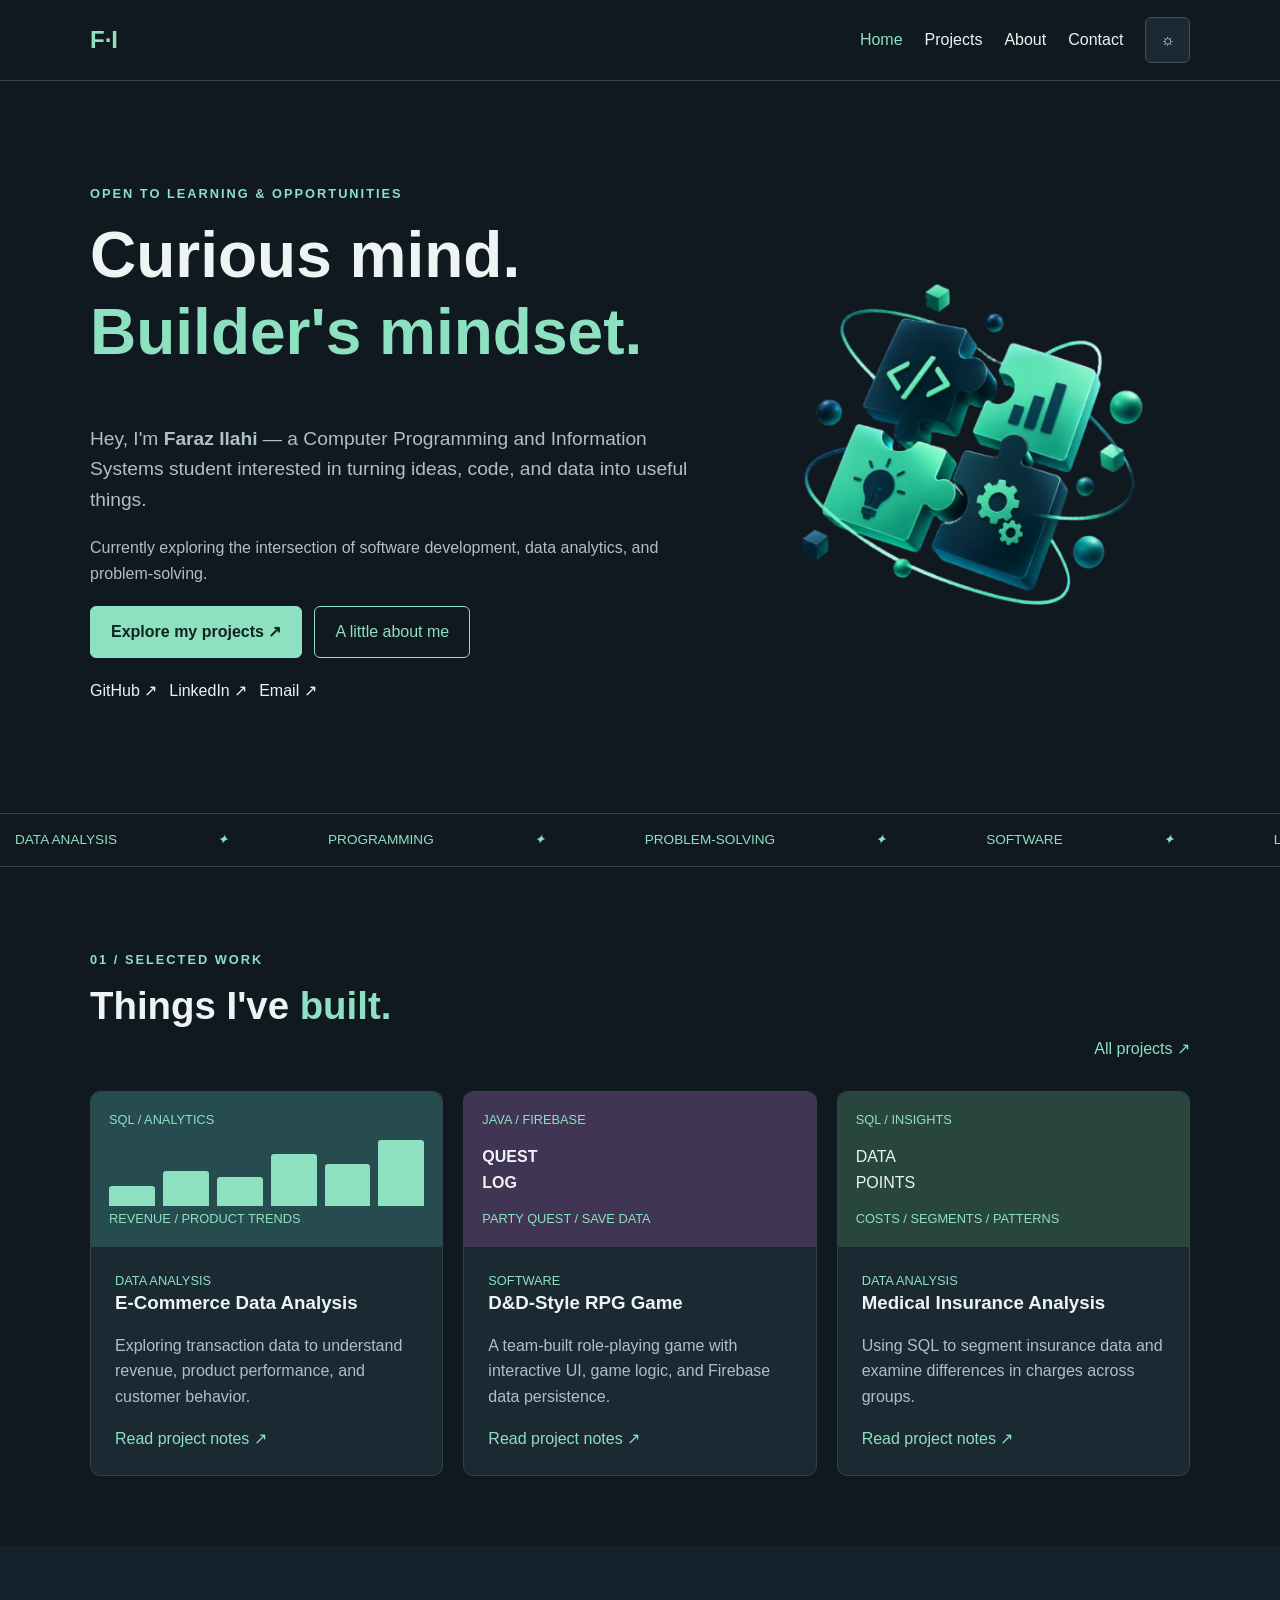
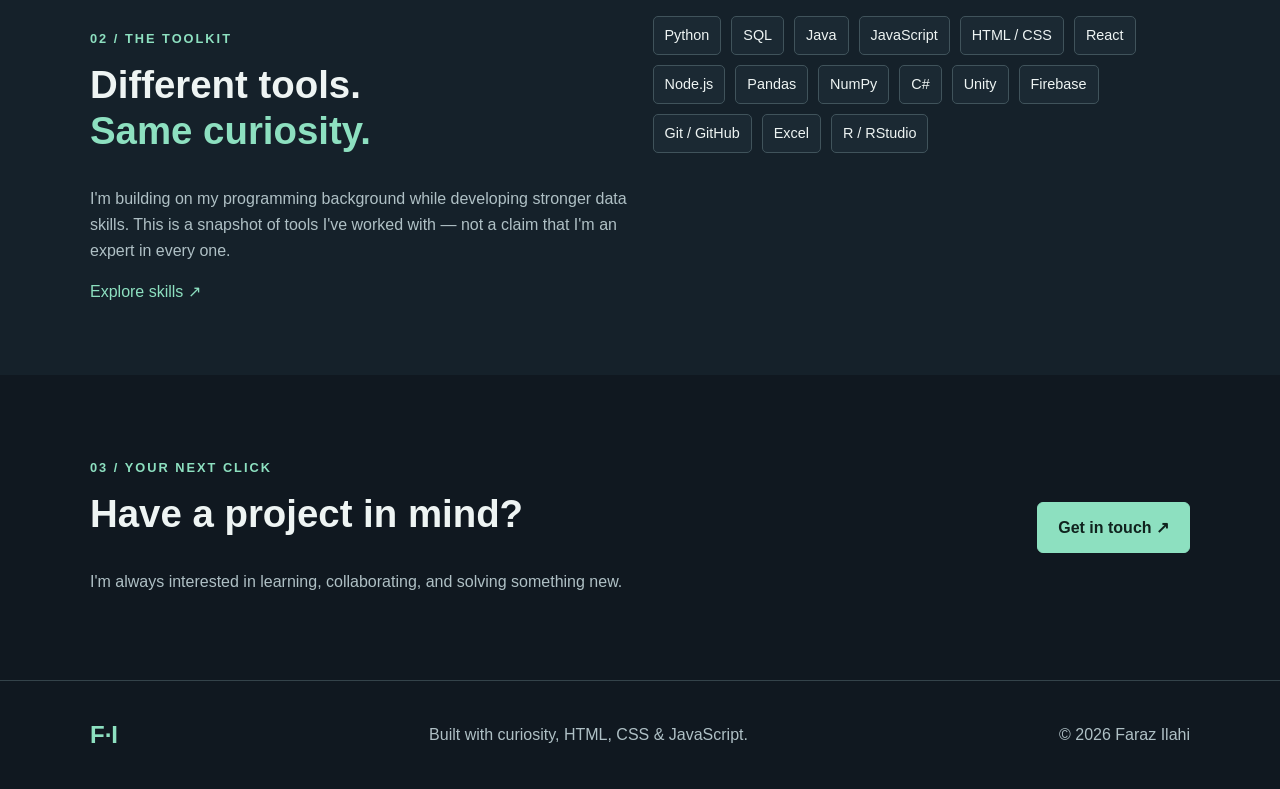
<file: index.html>
<!DOCTYPE html>
<html lang="en">

<head>
  <meta charset="UTF-8">
  <meta name="viewport" content="width=device-width, initial-scale=1.0">
  <meta name="description" content="Faraz Ilahi's portfolio: software development, data analysis, and projects.">
  <title>Faraz Ilahi | Portfolio</title>
  <link rel="stylesheet" href="css/style.css">
  <script src="js/script.js" defer></script>
</head>

<body>
  <a class="skip-link" href="#main">Skip to content</a>
  <header class="site-header">
    <nav class="nav container" aria-label="Main navigation">
      <a class="brand" href="index.html" aria-label="Faraz Ilahi home"><span
          class="brand-mark">F<span>·</span>I</span></a>
      <button class="menu-toggle" type="button" aria-expanded="false" aria-controls="nav-links"
        aria-label="Open navigation"><span></span><span></span><span></span></button>
      <div class="nav-links" id="nav-links">
        <a class="nav-link active" href="index.html">Home</a>
        <a class="nav-link" href="projects.html">Projects</a>
        <a class="nav-link" href="about.html">About</a>
        <a class="nav-link" href="contact.html">Contact</a>
        <button class="theme-toggle" type="button" aria-label="Switch color theme"
          title="Switch color theme"><span>☼</span></button>
      </div>
    </nav>
  </header>

  <main id="main">
    <section class="hero container">
      <div>
        <p class="eyebrow"> OPEN TO LEARNING & OPPORTUNITIES</p>
        <h1>Curious mind.<br><span class="accent-text">Builder's mindset.</span></h1>
        <p class="hero-intro">Hey, I'm <strong>Faraz Ilahi</strong> — a Computer Programming and Information Systems
          student interested in turning ideas, code, and data into useful things.</p>
        <p>Currently exploring the intersection of software development, data analytics, and problem-solving.</p>
        <div class="hero-actions">
          <a class="button button-primary" href="projects.html">Explore my projects <span
              aria-hidden="true">↗</span></a>
          <a class="button button-ghost" href="about.html">A little about me</a>
        </div>
        <div class="hero-socials">
          <a href="https://github.com/FarazIlahi" target="_blank" rel="noopener noreferrer">GitHub <span
              aria-hidden="true">↗</span></a>
          <a href="https://www.linkedin.com/in/faraz-ilahi/" target="_blank" rel="noopener noreferrer">LinkedIn <span
              aria-hidden="true">↗</span></a>
          <a href="mailto:farazahmedilahi@gmail.com">Email <span aria-hidden="true">↗</span></a>
        </div>
      </div>
      <figure class="hero-illustration">
        <img src="assets/project-images/Neon%20Teal%20Puzzle%20Code%20Cluster.png"
          alt="Neon teal puzzle pieces showing code, data analysis, a lightbulb, and gears" />
      </figure>
    </section>

    <section class="ticker" aria-label="Areas of interest">
      <div class="ticker-track"><span>DATA
          ANALYSIS</span><i>✦</i><span>PROGRAMMING</span><i>✦</i><span>PROBLEM-SOLVING</span><i>✦</i><span>SOFTWARE</span><i>✦</i><span>LOGIC</span><i>✦</i><span>EXPERIMENTS</span><i>✦</i><span>DATA
          ANALYSIS</span><i>✦</i><span>PROGRAMMING</span><i>✦</i><span>PROBLEM-SOLVING</span><i>✦</i><span>SOFTWARE</span><i>✦</i><span>LOGIC</span><i>✦</i><span>EXPERIMENTS</span><i>✦</i>
      </div>
    </section>

    <section class="section container">
      <div class="section-heading">
        <div>
          <p class="eyebrow">01 / SELECTED WORK</p>
          <h2>Things I've <span class="accent-text">built.</span></h2>
        </div>
        <a class="text-link" href="projects.html">All projects <span aria-hidden="true">↗</span></a>
      </div>
      <div class="project-grid">
        <article class="project-card">
          <a class="project-visual visual-sql" href="projects.html#ecommerce"
            aria-label="View e-commerce data analysis project">
            <span class="visual-tag">SQL / ANALYTICS</span>
            <div><span style="height:28%"></span><span style="height:48%"></span><span style="height:40%"></span><span
                style="height:72%"></span><span style="height:58%"></span><span style="height:92%"></span></div><span
              class="visual-caption">REVENUE / PRODUCT TRENDS</span>
          </a>
          <div class="project-info">
            <div class="project-meta"><span>DATA ANALYSIS</span></div>
            <h3>E-Commerce Data Analysis</h3>
            <p>Exploring transaction data to understand revenue, product performance, and customer behavior.</p><a
              class="text-link" href="projects.html#ecommerce">Read project notes <span aria-hidden="true">↗</span></a>
          </div>
        </article>
        <article class="project-card">
          <a class="project-visual visual-rpg" href="projects.html#rpg"
            aria-label="View Dungeons and Dragons style RPG project">
            <span class="visual-tag">JAVA / FIREBASE</span>
            <div><b>QUEST<br>LOG</b></div><span class="visual-caption">PARTY QUEST / SAVE
              DATA</span>
          </a>
          <div class="project-info">
            <div class="project-meta"><span>SOFTWARE</span></div>
            <h3>D&amp;D-Style RPG Game</h3>
            <p>A team-built role-playing game with interactive UI, game logic, and Firebase data persistence.</p><a
              class="text-link" href="projects.html#rpg">Read project notes <span aria-hidden="true">↗</span></a>
          </div>
        </article>
        <article class="project-card">
          <a class="project-visual" href="projects.html#insurance"
            aria-label="View medical insurance data analysis project">
            <span class="visual-tag">SQL / INSIGHTS</span>
            <div><span>DATA<br>POINTS</span></div><span class="visual-caption">COSTS / SEGMENTS / PATTERNS</span>
          </a>
          <div class="project-info">
            <div class="project-meta"><span>DATA ANALYSIS</span></div>
            <h3>Medical Insurance Analysis</h3>
            <p>Using SQL to segment insurance data and examine differences in charges across groups.</p><a
              class="text-link" href="projects.html#insurance">Read project notes <span aria-hidden="true">↗</span></a>
          </div>
        </article>
      </div>
    </section>

    <section class="section section-muted">
      <div class="container toolkit-grid">
        <div>
          <p class="eyebrow">02 / THE TOOLKIT</p>
          <h2>Different tools.<br><span class="accent-text">Same curiosity.</span></h2>
          <p>I'm building on my programming background while developing stronger data skills. This is a snapshot of
            tools I've worked with — not a claim that I'm an expert in every one.</p><a class="text-link"
            href="about.html#skills">Explore skills <span aria-hidden="true">↗</span></a>
        </div>
        <ul class="technology-tags" aria-label="Technologies I've worked with">
          <li>Python</li>
          <li>SQL</li>
          <li>Java</li>
          <li>JavaScript</li>
          <li>HTML / CSS</li>
          <li>React</li>
          <li>Node.js</li>
          <li>Pandas</li>
          <li>NumPy</li>
          <li>C#</li>
          <li>Unity</li>
          <li>Firebase</li>
          <li>Git / GitHub</li>
          <li>Excel</li>
          <li>R / RStudio</li>
        </ul>
      </div>
    </section>

    <section class="section container mini-cta">
      <div>
        <p class="eyebrow">03 / YOUR NEXT CLICK</p>
        <h2>Have a project in mind?</h2>
        <p>I'm always interested in learning, collaborating, and solving something new.</p>
      </div>
      <a class="button button-primary" href="contact.html">Get in touch <span aria-hidden="true">↗</span></a>
    </section>
  </main>

  <footer class="site-footer">
    <div class="container footer-inner"><a class="brand" href="index.html"><span
          class="brand-mark">F<span>·</span>I</span></a>
      <p>Built with curiosity, HTML, CSS &amp; JavaScript.</p>
      <p>© <span data-year></span> Faraz Ilahi</p>
    </div>
  </footer>
</body>

</html>
</file>
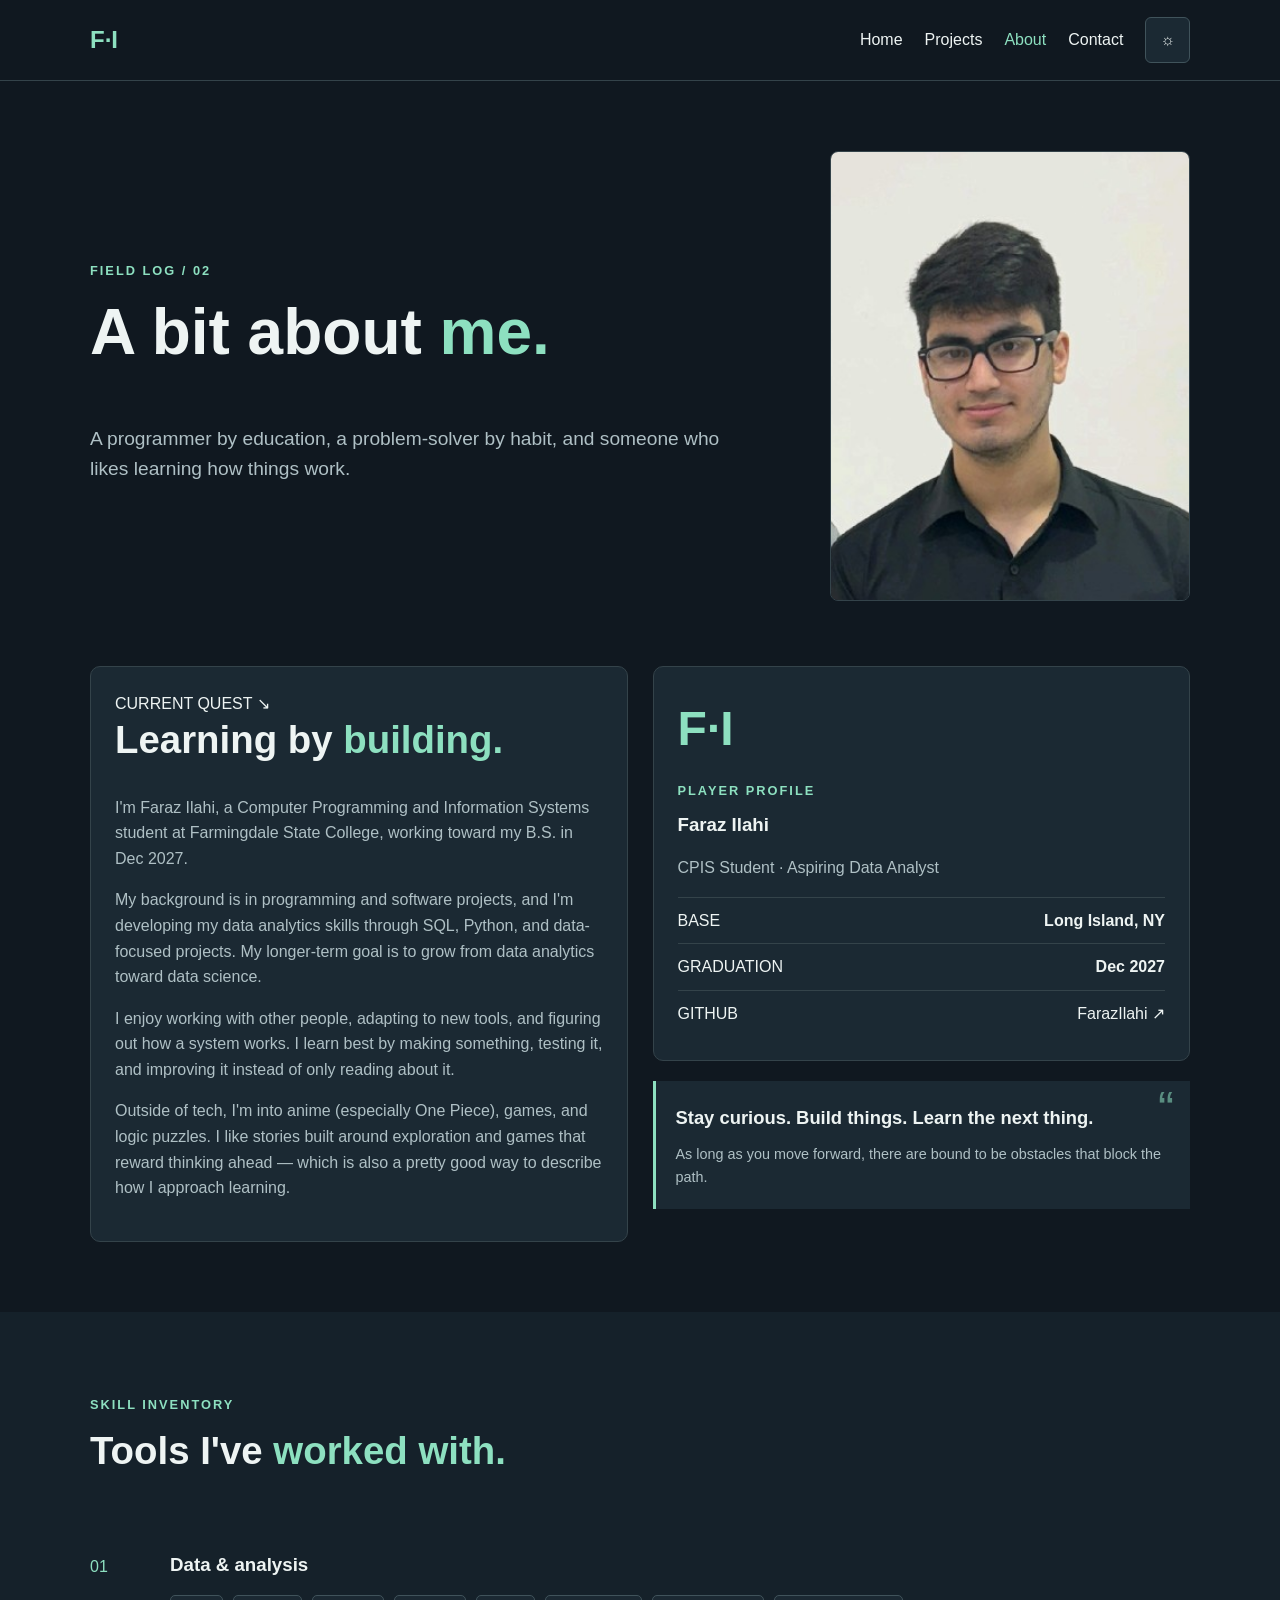
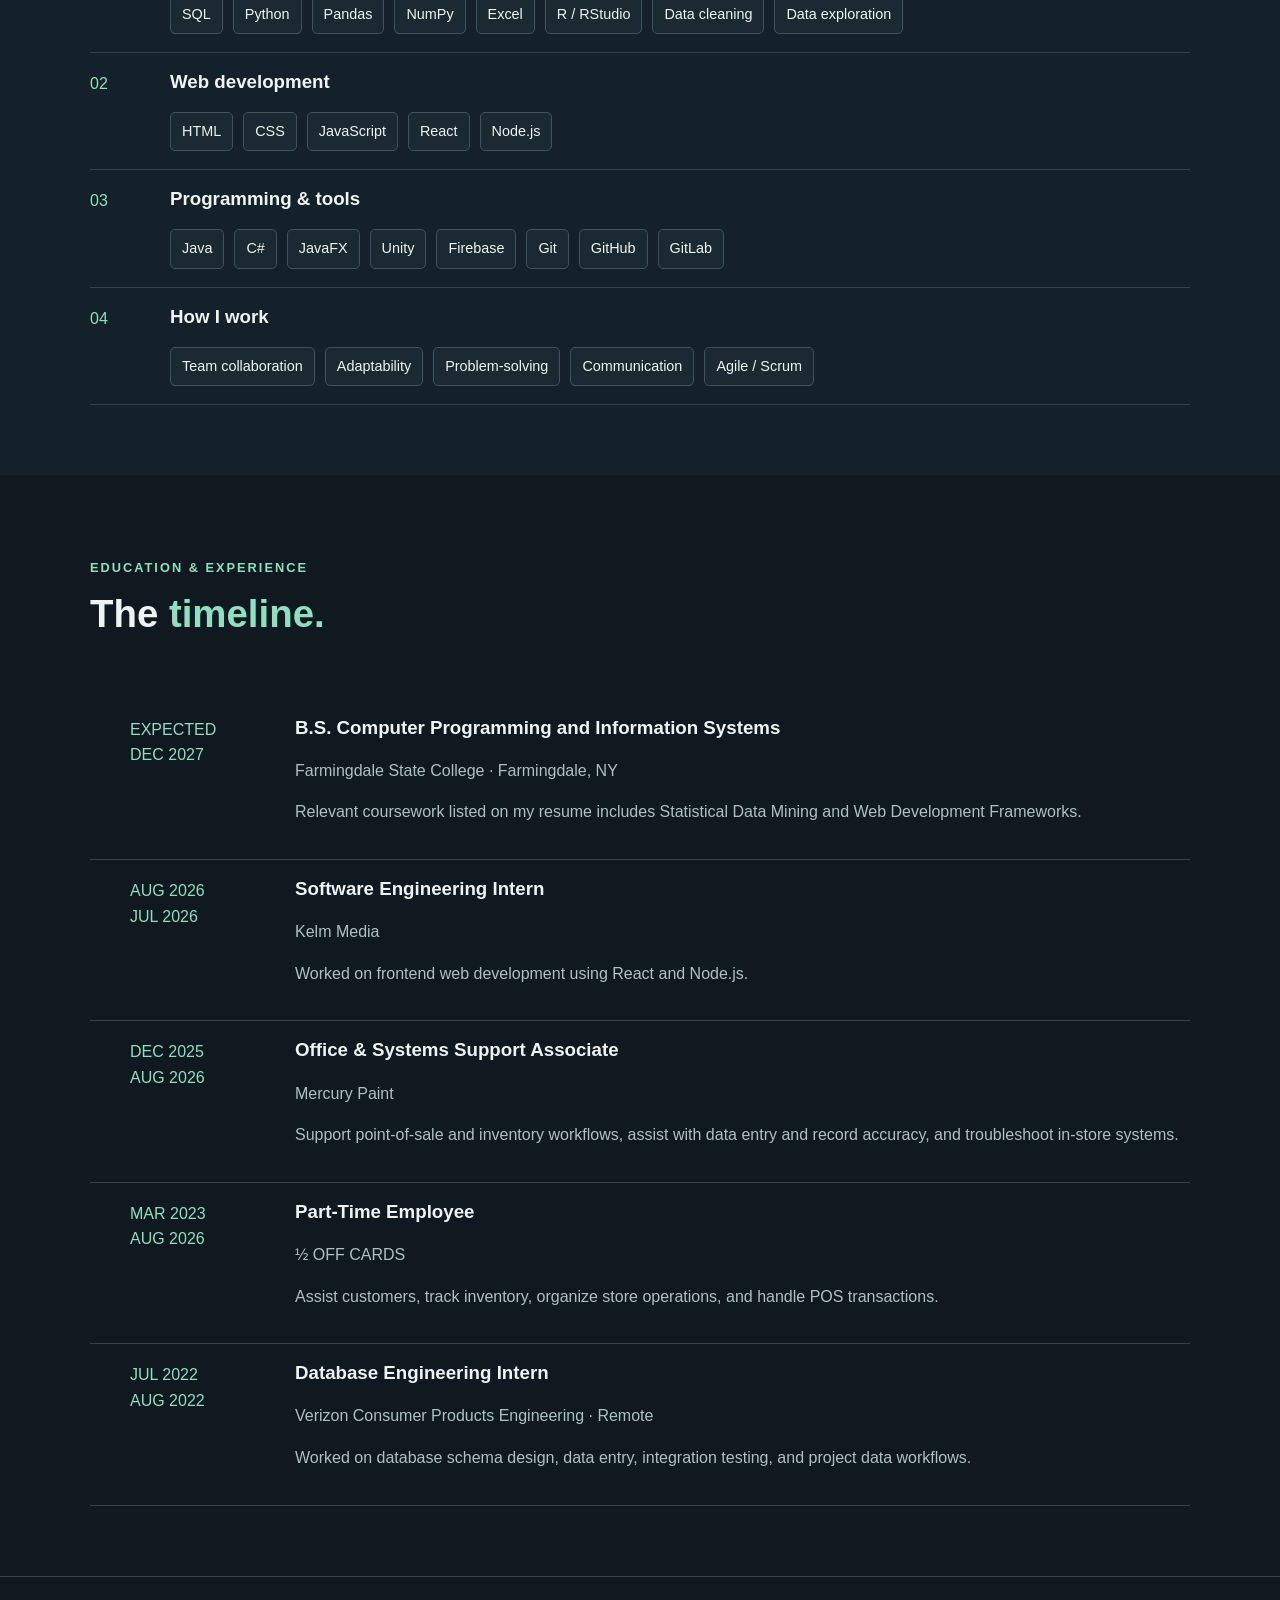
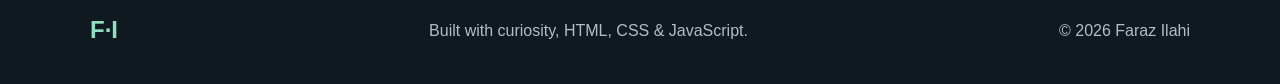
<file: about.html>
<!doctype html>
<html lang="en">

<head>
  <meta charset="UTF-8" />
  <meta name="viewport" content="width=device-width, initial-scale=1.0" />
  <meta name="description" content="Learn about Faraz Ilahi, his background, interests, and technical skills." />
  <title>About | Faraz Ilahi</title>
  <link rel="stylesheet" href="css/style.css" />
  <script src="js/script.js" defer></script>
</head>

<body>
  <a class="skip-link" href="#main">Skip to content</a>
  <header class="site-header">
    <nav class="nav container" aria-label="Main navigation">
      <a class="brand" href="index.html" aria-label="Faraz Ilahi home"><span
          class="brand-mark">F<span>·</span>I</span></a>
      <button class="menu-toggle" type="button" aria-expanded="false" aria-controls="nav-links"
        aria-label="Open navigation">
        <span></span><span></span><span></span>
      </button>
      <div class="nav-links" id="nav-links">
        <a class="nav-link" href="index.html">Home</a><a class="nav-link" href="projects.html">Projects</a><a
          class="nav-link active" href="about.html">About</a><a class="nav-link" href="contact.html">Contact</a><button
          class="theme-toggle" type="button" aria-label="Switch color theme" title="Switch color theme">
          <span>☼</span>
        </button>
      </div>
    </nav>
  </header>
  <main id="main">
    <section class="page-hero about-hero container">
      <div class="about-hero-copy">
        <p class="eyebrow">FIELD LOG / 02</p>
        <h1>A bit about <span class="accent-text">me.</span></h1>
        <p class="page-intro">
          A programmer by education, a problem-solver by habit, and someone who
          likes learning how things work.
        </p>
      </div>
      <figure class="about-hero-image">
        <img src="assets/project-images/faraz.jpg" alt="Faraz Ilahi" />
      </figure>
    </section>
    <section class="container about-layout section-tight">
      <div class="about-main">
        <div>CURRENT QUEST <span area-hiddren="true">↘</span></div>
        <h2>Learning by <span class="accent-text">building.</span></h2>
        <p>
          I'm Faraz Ilahi, a Computer Programming and Information Systems
          student at Farmingdale State College, working toward my B.S. in Dec
          2027.
        </p>
        <p>
          My background is in programming and software projects, and I'm
          developing my data analytics skills through SQL, Python, and
          data-focused projects. My longer-term goal is to grow from data
          analytics toward data science.
        </p>
        <p>
          I enjoy working with other people, adapting to new tools, and
          figuring out how a system works. I learn best by making something,
          testing it, and improving it instead of only reading about it.
        </p>
        <p>
          Outside of tech, I'm into anime (especially One Piece), games, and
          logic puzzles. I like stories built around exploration and games
          that reward thinking ahead — which is also a pretty good way to
          describe how I approach learning.
        </p>
      </div>
      <aside>
        <div class="profile-card">
          <div class="profile-symbol">F<span>·</span>I</div>
          <p class="eyebrow">PLAYER PROFILE</p>
          <h3>Faraz Ilahi</h3>
          <p>CPIS Student · Aspiring Data Analyst</p>
          <div class="profile-row">
            <span>BASE</span><b>Long Island, NY</b>
          </div>
          <div class="profile-row">
            <span>GRADUATION</span><b>Dec 2027</b>
          </div>
          <div class="profile-row">
            <span>GITHUB</span><a href="https://github.com/FarazIlahi" target="_blank"
              rel="noopener noreferrer">FarazIlahi ↗</a>
          </div>
        </div>
        <blockquote class="about-quote">
          <span class="quote-mark" aria-hidden="true">“</span>
          <p>Stay curious. Build things. Learn the next thing.</p>
          <footer>As long as you move forward, there are bound to be obstacles that block the path.</footer>
        </blockquote>
      </aside>
    </section>

    <section class="section section-muted" id="skills">
      <div class="container">
        <div class="section-heading">
          <div>
            <p class="eyebrow">SKILL INVENTORY</p>
            <h2>Tools I've <span class="accent-text">worked with.</span></h2>
          </div>
        </div>
        <div>
          <div class="skill-group">
            <span class="skill-number">01</span>
            <div>
              <h3>Data &amp; analysis</h3>
              <ul class="technology-tags" aria-label="Data and analysis skills">
                <li>SQL</li>
                <li>Python</li>
                <li>Pandas</li>
                <li>NumPy</li>
                <li>Excel</li>
                <li>R / RStudio</li>
                <li>Data cleaning</li>
                <li>Data exploration</li>
              </ul>
            </div>
          </div>
          <div class="skill-group">
            <span class="skill-number">02</span>
            <div>
              <h3>Web development</h3>
              <ul class="technology-tags" aria-label="Web development skills">
                <li>HTML</li>
                <li>CSS</li>
                <li>JavaScript</li>
                <li>React</li>
                <li>Node.js</li>
              </ul>
            </div>
          </div>
          <div class="skill-group">
            <span class="skill-number">03</span>
            <div>
              <h3>Programming &amp; tools</h3>
              <ul class="technology-tags" aria-label="Programming languages and tools">
                <li>Java</li>
                <li>C#</li>
                <li>JavaFX</li>
                <li>Unity</li>
                <li>Firebase</li>
                <li>Git</li>
                <li>GitHub</li>
                <li>GitLab</li>
              </ul>
            </div>
          </div>
          <div class="skill-group">
            <span class="skill-number">04</span>
            <div>
              <h3>How I work</h3>
              <ul class="technology-tags" aria-label="Professional skills">
                <li>Team collaboration</li>
                <li>Adaptability</li>
                <li>Problem-solving</li>
                <li>Communication</li>
                <li>Agile / Scrum</li>
              </ul>
            </div>
          </div>
        </div>
      </div>
    </section>

    <section class="section container">
      <div class="section-heading">
        <div>
          <p class="eyebrow">EDUCATION &amp; EXPERIENCE</p>
          <h2>The <span class="accent-text">timeline.</span></h2>
        </div>
      </div>
      <div>
        <article class="timeline-item">
          <span class="timeline-dot"></span>
          <div class="timeline-date"><span>EXPECTED</span><span>DEC 2027</span></div>
          <div>
            <h3>B.S. Computer Programming and Information Systems</h3>
            <p>Farmingdale State College · Farmingdale, NY</p>
            <p>
              Relevant coursework listed on my resume includes Statistical Data Mining and Web Development Frameworks.
              <!-- TODO: Add current courses or your data science minor if/when confirmed. -->
            </p>
          </div>
        </article>
        <article class="timeline-item">
          <span class="timeline-dot"></span>
          <div class="timeline-date"><span>AUG 2026</span><span>JUL 2026</span></div>
          <div>
            <h3>Software Engineering Intern</h3>
            <p>Kelm Media</p>
            <p>
              Worked on frontend web development using React and Node.js.
            </p>
          </div>
        </article>
        <article class="timeline-item">
          <span class="timeline-dot"></span>
          <div class="timeline-date"><span>DEC 2025</span><span>AUG 2026</span></div>
          <div>
            <h3>Office &amp; Systems Support Associate</h3>
            <p>Mercury Paint</p>
            <p>
              Support point-of-sale and inventory workflows, assist with data
              entry and record accuracy, and troubleshoot in-store systems.
            </p>
          </div>
        </article>
        <article class="timeline-item">
          <span class="timeline-dot"></span>
          <div class="timeline-date"><span>MAR 2023</span><span>AUG 2026</span></div>
          <div>
            <h3>Part-Time Employee</h3>
            <p>½ OFF CARDS</p>
            <p>
              Assist customers, track inventory, organize store operations,
              and handle POS transactions.
            </p>
          </div>
        </article>
        <article class="timeline-item">
          <span class="timeline-dot"></span>
          <div class="timeline-date"><span>JUL 2022</span><span>AUG 2022</span></div>
          <div>
            <h3>Database Engineering Intern</h3>
            <p>Verizon Consumer Products Engineering · Remote</p>
            <p>
              Worked on database schema design, data entry, integration
              testing, and project data workflows.
            </p>
          </div>
        </article>
      </div>
      <!-- TODO: Verify job titles and dates before publishing. Add any experience omitted from this starter timeline. -->
    </section>
  </main>
  <footer class="site-footer">
    <div class="container footer-inner">
      <a class="brand" href="index.html"><span class="brand-mark">F<span>·</span>I</span></a>
      <p>Built with curiosity, HTML, CSS &amp; JavaScript.</p>
      <p>© <span data-year></span> Faraz Ilahi</p>
    </div>
  </footer>
</body>

</html>
</file>
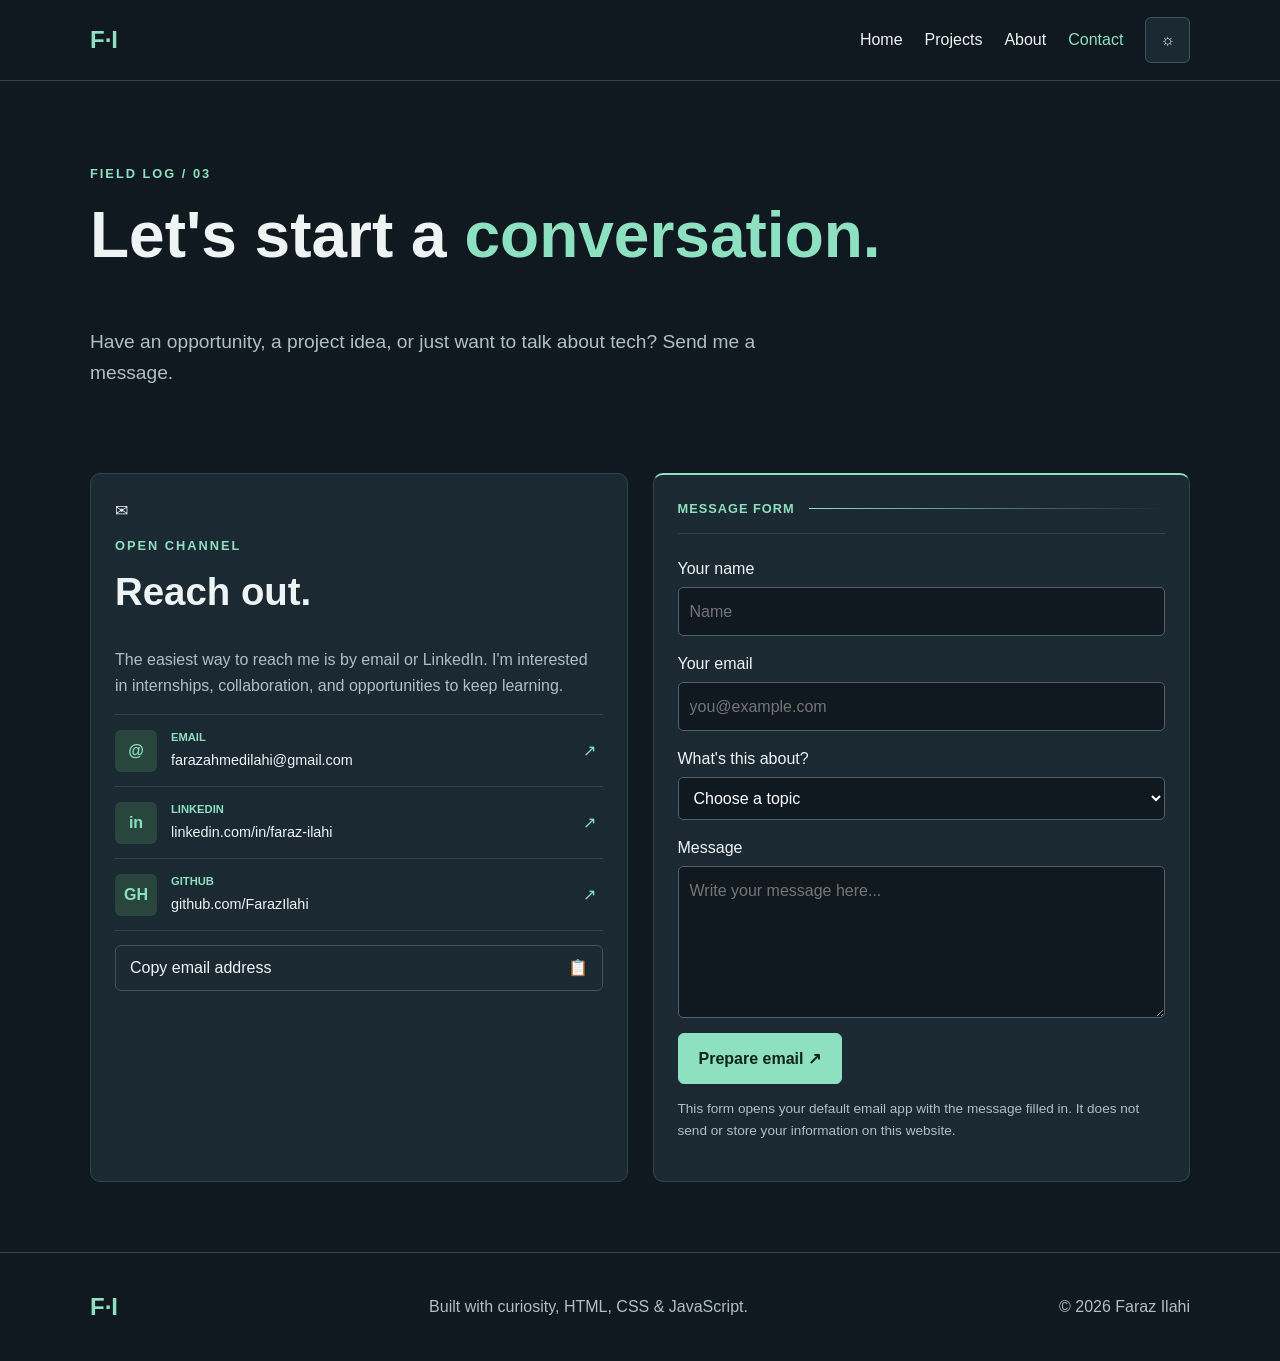
<file: contact.html>
<!doctype html>
<html lang="en">

<head>
  <meta charset="UTF-8" />
  <meta name="viewport" content="width=device-width, initial-scale=1.0" />
  <meta name="description" content="Contact Faraz Ilahi about projects, opportunities, and collaboration." />
  <title>Contact | Faraz Ilahi</title>
  <link rel="stylesheet" href="css/style.css" />
  <script src="js/script.js" defer></script>
</head>

<body>
  <a class="skip-link" href="#main">Skip to content</a>
  <header class="site-header">
    <nav class="nav container" aria-label="Main navigation">
      <a class="brand" href="index.html" aria-label="Faraz Ilahi home"><span
          class="brand-mark">F<span>·</span>I</span></a>
      <button class="menu-toggle" type="button" aria-expanded="false" aria-controls="nav-links"
        aria-label="Open navigation">
        <span></span><span></span><span></span>
      </button>
      <div class="nav-links" id="nav-links">
        <a class="nav-link" href="index.html">Home</a>
        <a class="nav-link" href="projects.html">Projects</a>
        <a class="nav-link" href="about.html">About</a>
        <a class="nav-link active" href="contact.html">Contact</a>
        <button class="theme-toggle" type="button" aria-label="Switch color theme" title="Switch color theme">
          <span>☼</span>
        </button>
      </div>
    </nav>
  </header>
  <main id="main">
    <section class="page-hero container">
      <p class="eyebrow">FIELD LOG / 03</p>
      <h1>Let's start a <span class="accent-text">conversation.</span></h1>
      <p class="page-intro">
        Have an opportunity, a project idea, or just want to talk about tech?
        Send me a message.
      </p>
    </section>
    <section class="container contact-layout section-tight">
      <div class="contact-intro">
        <div>✉</div>
        <p class="eyebrow">OPEN CHANNEL</p>
        <h2>Reach out.</h2>
        <p>
          The easiest way to reach me is by email or LinkedIn. I'm interested
          in internships, collaboration, and opportunities to keep learning.
        </p>
        <a class="contact-link" href="mailto:farazahmedilahi@gmail.com">
          <span class="contact-icon" aria-hidden="true">@</span>
          <span class="contact-link-copy"><small>EMAIL</small><b>farazahmedilahi@gmail.com</b></span>
          <span class="contact-arrow" aria-hidden="true">↗</span>
        </a>
        <a class="contact-link" href="https://www.linkedin.com/in/faraz-ilahi/" target="_blank"
          rel="noopener noreferrer">
          <span class="contact-icon" aria-hidden="true">in</span>
          <span class="contact-link-copy"><small>LINKEDIN</small><b>linkedin.com/in/faraz-ilahi</b></span>
          <span class="contact-arrow" aria-hidden="true">↗</span>
        </a>
        <a class="contact-link" href="https://github.com/FarazIlahi" target="_blank" rel="noopener noreferrer">
          <span class="contact-icon" aria-hidden="true">GH</span>
          <span class="contact-link-copy"><small>GITHUB</small><b>github.com/FarazIlahi</b></span>
          <span class="contact-arrow" aria-hidden="true">↗</span>
        </a>
        <button class="copy-email-button" type="button" data-copy-email="farazahmedilahi@gmail.com">
          <span>Copy email address</span><span aria-hidden="true">📋</span>
        </button>
        <p class="copy-feedback" aria-live="polite"></p>
      </div>
      <div class="contact-form-wrap">
        <div class="form-heading">
          <span>MESSAGE FORM</span>
          <span class="form-heading-rule" aria-hidden="true"></span>
        </div>
        <form id="contact-form">
          <div class="form-field">
            <label for="sender-name">Your name</label>
            <input id="sender-name" name="name" type="text" placeholder="Name" autocomplete="name" required />
          </div>
          <div class="form-field">
            <label for="sender-email">Your email</label>
            <input id="sender-email" name="email" type="email" placeholder="you@example.com" autocomplete="email"
              required />
          </div>
          <div class="form-field">
            <label for="message-topic">What's this about?</label>
            <select id="message-topic" name="topic" required>
              <option value="">Choose a topic</option>
              <option>Internship / job opportunity</option>
              <option>Project collaboration</option>
              <option>Question about a project</option>
              <option>Something else</option>
            </select>
          </div>
          <div class="form-field">
            <label for="sender-message">Message</label><textarea id="sender-message" name="message" rows="5"
              placeholder="Write your message here..." required></textarea>
          </div>
          <button class="button button-primary" type="submit">
            Prepare email <span aria-hidden="true">↗</span>
          </button>
          <p class="form-note">
            This form opens your default email app with the message filled in.
            It does not send or store your information on this website.
          </p>
          <p id="form-feedback" aria-live="polite"></p>
        </form>
      </div>
    </section>
  </main>
  <footer class="site-footer">
    <div class="container footer-inner">
      <a class="brand" href="index.html"><span class="brand-mark">F<span>·</span>I</span></a>
      <p>Built with curiosity, HTML, CSS &amp; JavaScript.</p>
      <p>© <span data-year></span> Faraz Ilahi</p>
    </div>
  </footer>
</body>

</html>
</file>
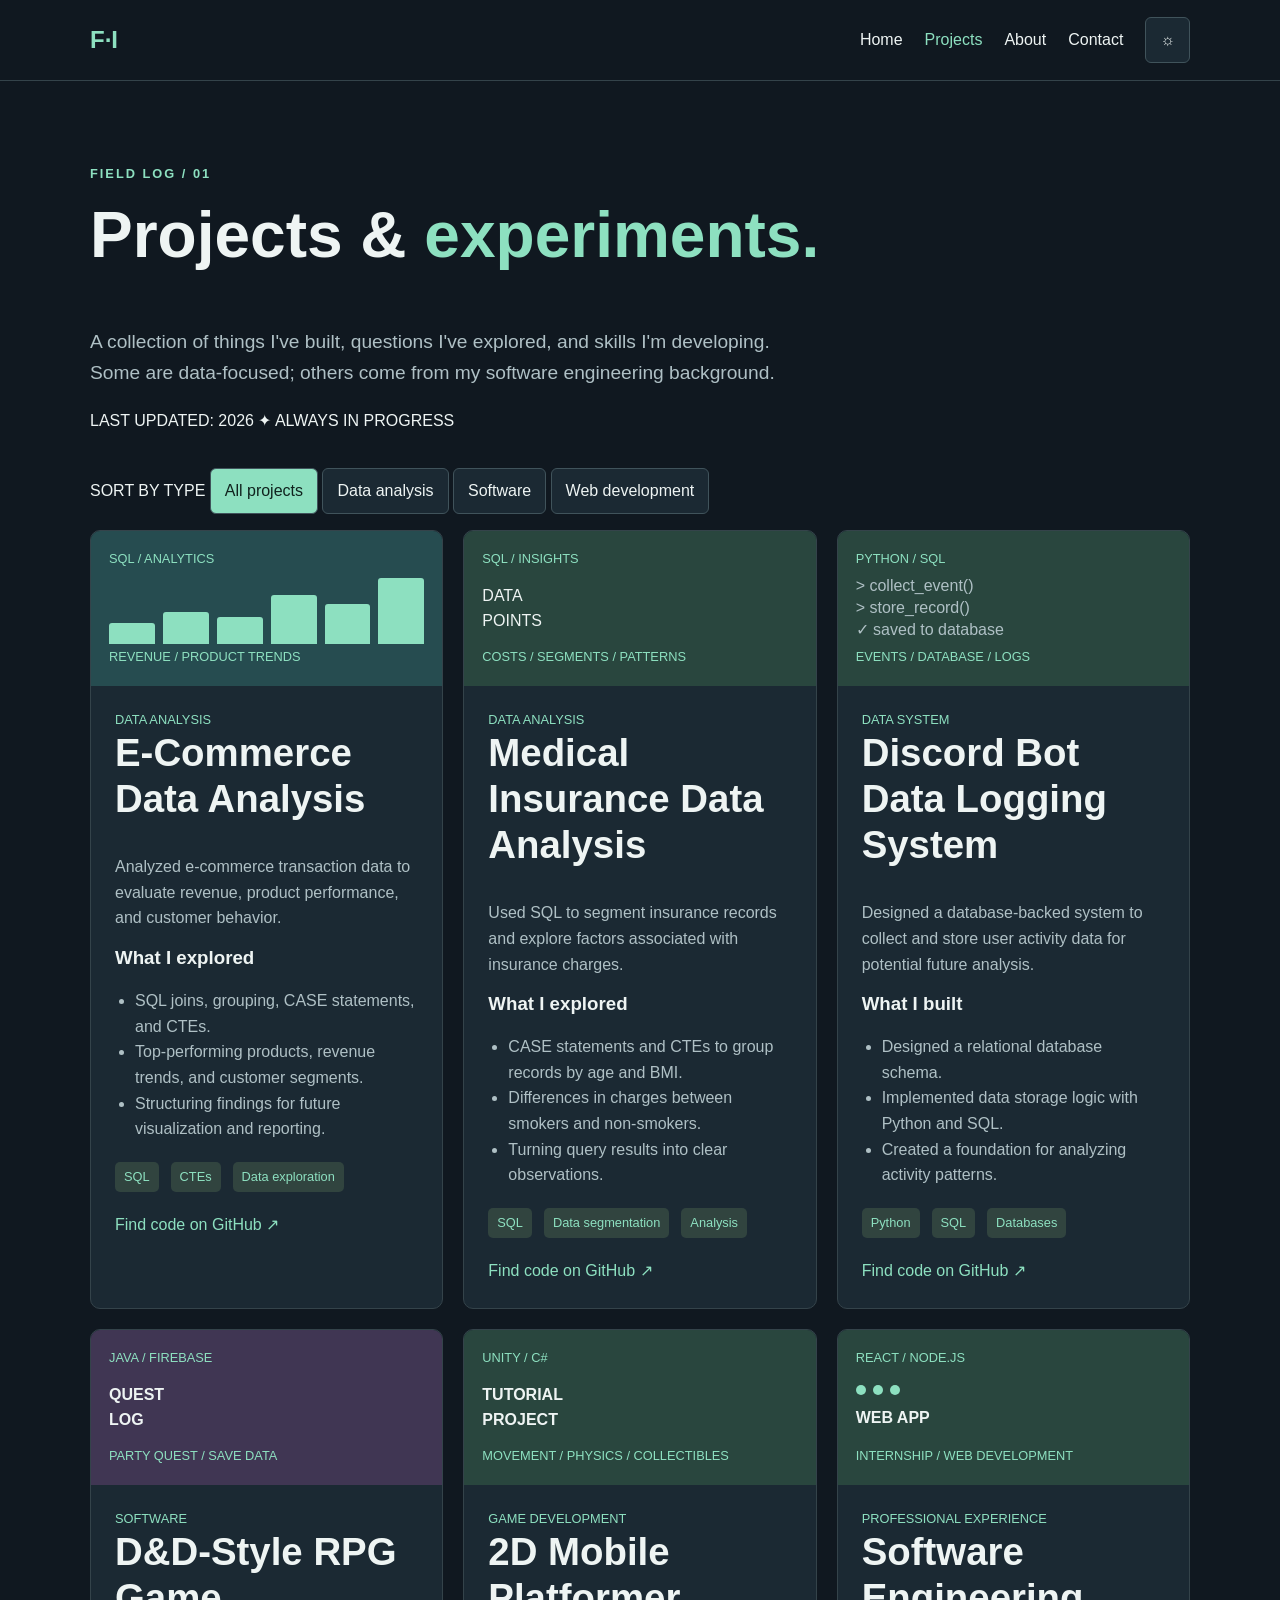
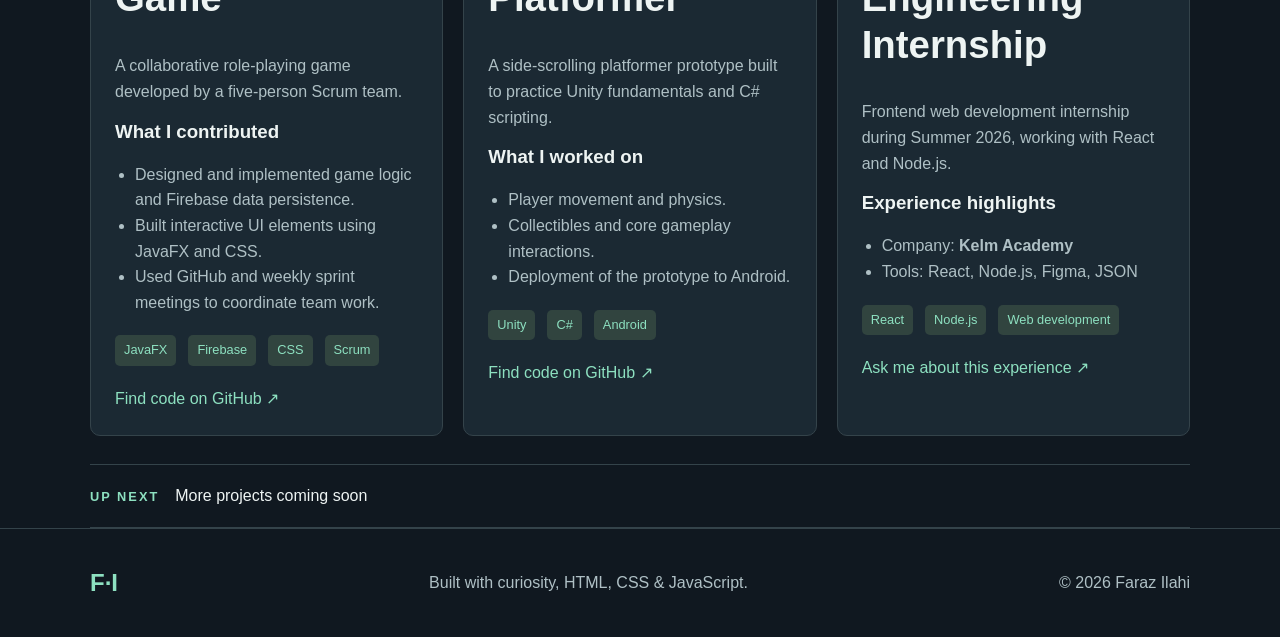
<file: projects.html>
<!doctype html>
<html lang="en">

<head>
  <meta charset="UTF-8" />
  <meta name="viewport" content="width=device-width, initial-scale=1.0" />
  <meta name="description" content="Explore Faraz Ilahi's software development and data analysis projects." />
  <title>Projects | Faraz Ilahi</title>
  <link rel="stylesheet" href="css/style.css" />
  <script src="js/script.js" defer></script>
</head>

<body>
  <a class="skip-link" href="#main">Skip to content</a>
  <header class="site-header">
    <nav class="nav container" aria-label="Main navigation">
      <a class="brand" href="index.html" aria-label="Faraz Ilahi home"><span
          class="brand-mark">F<span>·</span>I</span></a>
      <button class="menu-toggle" type="button" aria-expanded="false" aria-controls="nav-links"
        aria-label="Open navigation">
        <span></span><span></span><span></span>
      </button>
      <div class="nav-links" id="nav-links">
        <a class="nav-link" href="index.html">Home</a><a class="nav-link active" href="projects.html">Projects</a><a
          class="nav-link" href="about.html">About</a><a class="nav-link" href="contact.html">Contact</a><button
          class="theme-toggle" type="button" aria-label="Switch color theme" title="Switch color theme">
          <span>☼</span>
        </button>
      </div>
    </nav>
  </header>
  <main id="main">
    <section class="page-hero container">
      <p class="eyebrow">FIELD LOG / 01</p>
      <h1>Projects &amp; <span class="accent-text">experiments.</span></h1>
      <p class="page-intro">
        A collection of things I've built, questions I've explored, and skills
        I'm developing. Some are data-focused; others come from my software
        engineering background.
      </p>
      <div>
        LAST UPDATED: <span data-year></span> <span>✦</span> ALWAYS IN
        PROGRESS
      </div>
    </section>

    <section class="container">
      <div role="group" aria-label="Filter projects">
        <span>SORT BY TYPE</span>
        <button class="filter-button active" type="button" data-filter="all" aria-pressed="true">
          All projects
        </button>
        <button class="filter-button" type="button" data-filter="data" aria-pressed="false">
          Data analysis
        </button>
        <button class="filter-button" type="button" data-filter="software" aria-pressed="false">
          Software
        </button>
        <button class="filter-button" type="button" data-filter="web" aria-pressed="false">
          Web development
        </button>
      </div>
      <p class="filter-status" aria-live="polite"></p>
      <div class="project-grid project-page-grid">
        <article class="project-card" data-category="data" id="ecommerce">
          <div class="project-visual visual-sql">
            <span class="visual-tag">SQL / ANALYTICS</span>
            <div>
              <span style="height: 30%"></span><span style="height: 45%"></span><span style="height: 38%"></span><span
                style="height: 68%"></span><span style="height: 56%"></span><span style="height: 92%"></span>
            </div>
            <span class="visual-caption">REVENUE / PRODUCT TRENDS</span>
          </div>
          <div class="project-info">
            <div class="project-meta">
              <span>DATA ANALYSIS</span>
            </div>
            <h2>E-Commerce Data Analysis</h2>
            <p>
              Analyzed e-commerce transaction data to evaluate revenue,
              product performance, and customer behavior.
            </p>
            <h3>What I explored</h3>
            <ul class="project-bullets">
              <li>SQL joins, grouping, CASE statements, and CTEs.</li>
              <li>
                Top-performing products, revenue trends, and customer
                segments.
              </li>
              <li>
                Structuring findings for future visualization and reporting.
              </li>
            </ul>
            <div class="tag-row">
              <span>SQL</span><span>CTEs</span><span>Data exploration</span>
            </div>
            <a class="text-link" href="https://github.com/FarazIlahi/ecommerce-sql-analysis" target="_blank"
              rel="noopener noreferrer">Find
              code on GitHub <span aria-hidden="true">↗</span></a>
          </div>
        </article>

        <article class="project-card" data-category="data" id="insurance">
          <div class="project-visual">
            <span class="visual-tag">SQL / INSIGHTS</span>
            <div>
              <span>DATA<br />POINTS</span>
            </div>
            <span class="visual-caption">COSTS / SEGMENTS / PATTERNS</span>
          </div>
          <div class="project-info">
            <div class="project-meta">
              <span>DATA ANALYSIS</span>
            </div>
            <h2>Medical Insurance Data Analysis</h2>
            <p>
              Used SQL to segment insurance records and explore factors
              associated with insurance charges.
            </p>
            <h3>What I explored</h3>
            <ul class="project-bullets">
              <li>
                CASE statements and CTEs to group records by age and BMI.
              </li>
              <li>Differences in charges between smokers and non-smokers.</li>
              <li>Turning query results into clear observations.</li>
            </ul>
            <div class="tag-row">
              <span>SQL</span><span>Data segmentation</span><span>Analysis</span>
            </div>
            <a class="text-link" href="https://github.com/FarazIlahi/insurance-sql-analysis" target="_blank"
              rel="noopener noreferrer">Find
              code on GitHub <span aria-hidden="true">↗</span></a>
          </div>
        </article>

        <article class="project-card" data-category="data software" id="discord-bot">
          <div class="project-visual visual-terminal">
            <span class="visual-tag">PYTHON / SQL</span>
            <div>
              <p><span>&gt;</span> collect_event()</p>
              <p><span>&gt;</span> store_record()</p>
              <p>✓ saved to database</p>
            </div>
            <span class="visual-caption">EVENTS / DATABASE / LOGS</span>
          </div>
          <div class="project-info">
            <div class="project-meta">
              <span>DATA SYSTEM</span>
            </div>
            <h2>Discord Bot Data Logging System</h2>
            <p>
              Designed a database-backed system to collect and store user
              activity data for potential future analysis.
            </p>
            <h3>What I built</h3>
            <ul class="project-bullets">
              <li>Designed a relational database schema.</li>
              <li>Implemented data storage logic with Python and SQL.</li>
              <li>Created a foundation for analyzing activity patterns.</li>
            </ul>
            <div class="tag-row">
              <span>Python</span><span>SQL</span><span>Databases</span>
            </div>
            <a class="text-link" href="https://github.com/FarazIlahi/Gamebot" target="_blank"
              rel="noopener noreferrer">Find
              code on GitHub <span aria-hidden="true">↗</span></a>
          </div>
        </article>

        <article class="project-card" data-category="software" id="rpg">
          <div class="project-visual visual-rpg">
            <span class="visual-tag">JAVA / FIREBASE</span>
            <div>
              <b>QUEST<br />LOG</b>
            </div>
            <span class="visual-caption">PARTY QUEST / SAVE DATA</span>
          </div>
          <div class="project-info">
            <div class="project-meta">
              <span>SOFTWARE</span>
            </div>
            <h2>D&amp;D-Style RPG Game</h2>
            <p>
              A collaborative role-playing game developed by a five-person
              Scrum team.
            </p>
            <h3>What I contributed</h3>
            <ul class="project-bullets">
              <li>
                Designed and implemented game logic and Firebase data
                persistence.
              </li>
              <li>Built interactive UI elements using JavaFX and CSS.</li>
              <li>
                Used GitHub and weekly sprint meetings to coordinate team
                work.
              </li>
            </ul>
            <div class="tag-row">
              <span>JavaFX</span><span>Firebase</span><span>CSS</span><span>Scrum</span>
            </div>
            <!-- TODO: Add the specific features you personally implemented and repository URL. -->
            <a class="text-link" href="https://github.com/FarazIlahi/dnd_game" target="_blank"
              rel="noopener noreferrer">Find
              code on GitHub <span aria-hidden="true">↗</span></a>
          </div>
        </article>

        <article class="project-card" data-category="software" id="platformer">
          <div class="project-visual">
            <span class="visual-tag">UNITY / C#</span>
            <div>
              <b>TUTORIAL<br />PROJECT</b>
            </div>
            <span class="visual-caption">MOVEMENT / PHYSICS / COLLECTIBLES</span>
          </div>
          <div class="project-info">
            <div class="project-meta">
              <span>GAME DEVELOPMENT</span>
            </div>
            <h2>2D Mobile Platformer</h2>
            <p>
              A side-scrolling platformer prototype built to practice Unity
              fundamentals and C# scripting.
            </p>
            <h3>What I worked on</h3>
            <ul class="project-bullets">
              <li>Player movement and physics.</li>
              <li>Collectibles and core gameplay interactions.</li>
              <li>Deployment of the prototype to Android.</li>
            </ul>
            <div class="tag-row">
              <span>Unity</span><span>C#</span><span>Android</span>
            </div>
            <a class="text-link" href="https://github.com/FarazIlahi/2D-Platformer" target="_blank"
              rel="noopener noreferrer">Find
              code on GitHub <span aria-hidden="true">↗</span></a>
          </div>
        </article>

        <article class="project-card" data-category="web software" id="internship">
          <div class="project-visual visual-webapp">
            <span class="visual-tag">REACT / NODE.JS</span>
            <div>
              <div class="webapp-window-controls" aria-hidden="true"><i></i><i></i><i></i></div>
              <div><b>WEB APP</b></div>
            </div>
            <span class="visual-caption">INTERNSHIP / WEB DEVELOPMENT</span>
          </div>
          <div class="project-info">
            <div class="project-meta">
              <span>PROFESSIONAL EXPERIENCE</span>
            </div>
            <h2>Software Engineering Internship</h2>
            <p>
              Frontend web development internship during Summer 2026, working
              with React and Node.js.
            </p>
            <h3>Experience highlights</h3>
            <ul class="project-bullets">
              <li>
                Company:
                <strong>Kelm Academy</strong>
              </li>
              <li>
                Tools:
                React, Node.js, Figma, JSON
              </li>
            </ul>
            <div class="tag-row">
              <span>React</span><span>Node.js</span><span>Web development</span>
            </div>
            <a class="text-link" href="contact.html">Ask me about this experience
              <span aria-hidden="true">↗</span></a>
          </div>
        </article>
      </div>
      <div hidden id="no-projects">
        No projects match that category yet. Try another filter.
      </div>
      <p class="projects-note">
        <span class="eyebrow">UP NEXT</span>
        <strong>More projects coming soon</strong>
      </p>
    </section>
  </main>
  <footer class="site-footer">
    <div class="container footer-inner">
      <a class="brand" href="index.html"><span class="brand-mark">F<span>·</span>I</span></a>
      <p>Built with curiosity, HTML, CSS &amp; JavaScript.</p>
      <p>© <span data-year></span> Faraz Ilahi</p>
    </div>
  </footer>
</body>

</html>
</file>
<file: css/style.css>
/* SIMPLE PORTFOLIO CSS — edit colors here */
:root {
  --bg: #101820;
  --panel: #1b2933;
  --text: #eef4f3;
  --muted: #afc0c5;
  --accent: #8de0c0;
}
* {
  box-sizing: border-box;
}
html {
  scroll-behavior: smooth;
}
body {
  margin: 0;
  background: var(--bg);
  color: var(--text);
  font-family: Arial, sans-serif;
  line-height: 1.6;
}
a {
  color: inherit;
  text-decoration: none;
}
a:hover {
  color: var(--accent);
}
p {
  color: var(--muted);
}
h1,
h2,
h3 {
  line-height: 1.2;
  margin-top: 0;
}
h1 {
  font-size: clamp(2.4rem, 5vw, 4.5rem);
}
h2 {
  font-size: clamp(1.8rem, 3vw, 2.7rem);
}
button,
input,
select,
textarea {
  font: inherit;
}
button {
  cursor: pointer;
}
.container {
  width: 90%;
  max-width: 1100px;
  margin: auto;
}
.section {
  padding: 70px 0;
}
.section-tight {
  padding: 30px 0 70px;
}
.section-muted {
  background: #15212a;
}
.accent-text,
.eyebrow,
.text-link {
  color: var(--accent);
}
.eyebrow {
  font-size: 0.8rem;
  font-weight: bold;
  letter-spacing: 2px;
  text-transform: uppercase;
}
.skip-link {
  position: absolute;
  left: -9999px;
}
.skip-link:focus {
  left: 10px;
  top: 10px;
  background: white;
  color: black;
  padding: 8px;
  z-index: 10;
}
/* Navigation */
.site-header {
  border-bottom: 1px solid #34434a;
}
.nav {
  min-height: 80px;
  display: flex;
  align-items: center;
  justify-content: space-between;
  gap: 20px;
}
.brand {
  display: flex;
  align-items: center;
  gap: 12px;
  font-weight: bold;
}
.brand-mark {
  color: var(--accent);
  font-size: 1.5rem;
}
.nav-links {
  display: flex;
  align-items: center;
  gap: 22px;
}
.nav-link.active {
  color: var(--accent);
}
.menu-toggle {
  display: none;
}
.theme-toggle,
.menu-toggle,
.filter-button,
.copy-email-button {
  background: var(--panel);
  border: 1px solid #40535b;
  color: var(--text);
  border-radius: 6px;
  padding: 9px 14px;
}
/* Main headings and buttons */
.hero {
  display: grid;
  grid-template-columns: 1.3fr 1fr;
  gap: 40px;
  align-items: center;
  padding-top: 90px;
  padding-bottom: 90px;
}
.hero-illustration {
  width: 120%;
  max-width: 600px;
  justify-self: end;
  margin: 0;
}
.hero-illustration img {
  display: block;
  width: 100%;
  height: auto;
}
.hero-intro,
.page-intro {
  font-size: 1.2rem;
  max-width: 700px;
}
.hero-actions,
.hero-socials,
.tag-row,
.filter-controls,
.project-filters {
  display: flex;
  flex-wrap: wrap;
  gap: 12px;
  margin: 20px 0;
}
.button {
  display: inline-block;
  border-radius: 6px;
  padding: 12px 20px;
  border: 1px solid var(--accent);
}
.button-primary {
  background: var(--accent);
  color: #10231e;
  font-weight: bold;
}
.button-ghost {
  color: var(--accent);
}
.page-hero {
  padding-top: 70px;
  padding-bottom: 35px;
}
.about-hero {
  display: grid;
  grid-template-columns: minmax(0, 1fr) minmax(240px, 0.62fr);
  align-items: center;
  gap: 48px;
}
.about-hero-image {
  width: 100%;
  max-width: 360px;
  aspect-ratio: 4 / 5;
  justify-self: end;
  margin: 0;
  overflow: hidden;
  border: 1px solid #34434a;
  border-radius: 8px;
}
.about-hero-image img {
  display: block;
  width: 100%;
  height: 100%;
  object-fit: cover;
  object-position: 58% center;
}
.section-heading {
  display: flex;
  justify-content: space-between;
  align-items: end;
  gap: 20px;
  margin-bottom: 30px;
}
/* Decorative hero art: simple compass-like circle */
.hero-art {
  min-height: 320px;
  display: flex;
  justify-content: center;
  align-items: center;
  position: relative;
  background: var(--panel);
  border-radius: 16px;
  overflow: hidden;
}
.compass {
  width: 190px;
  height: 190px;
  border: 3px solid var(--accent);
  border-radius: 50%;
  position: relative;
  display: grid;
  place-items: center;
}
.compass-needle {
  width: 0;
  height: 0;
  border-left: 18px solid transparent;
  border-right: 18px solid transparent;
  border-bottom: 100px solid var(--accent);
  transform: rotate(35deg);
}
.compass-n,
.compass-s,
.compass-e,
.compass-w {
  position: absolute;
  font-weight: bold;
}
.compass-n {
  top: 6px;
}
.compass-s {
  bottom: 6px;
}
.compass-e {
  right: 9px;
}
.compass-w {
  left: 9px;
}
.orbit,
.floating-note,
.map-path,
.map-star,
.hero-art-label,
.compass-center {
  display: none;
}
.ticker {
  padding: 15px;
  border-top: 1px solid #34434a;
  border-bottom: 1px solid #34434a;
  overflow: hidden;
}
.ticker-track {
  display: flex;
  width: max-content;
  flex-wrap: wrap;
  gap: 100px;
  color: var(--accent);
  font-size: 0.85rem;
  animation: ticker-slide 32s linear infinite;
}
.ticker-track span {
  flex-shrink: 0;
}
@keyframes ticker-slide {
  to {
    transform: translateX(calc(-50% - 50px));
  }
}
/* Cards and projects */
.project-grid,
.project-page-grid {
  display: grid;
  grid-template-columns: repeat(3, 1fr);
  gap: 20px;
}
.project-card,
.profile-card,
.contact-form-wrap,
.contact-intro,
.about-main {
  background: var(--panel);
  border: 1px solid #34434a;
  border-radius: 10px;
  overflow: hidden;
}
.project-info,
.contact-form-wrap,
.contact-intro,
.about-main,
.profile-card {
  padding: 24px;
}
.about-quote {
  position: relative;
  margin: 20px 0 0;
  padding: 22px 20px 20px;
  border-left: 3px solid var(--accent);
  background: var(--panel);
}
.quote-mark {
  position: absolute;
  top: 4px;
  right: 16px;
  color: var(--accent);
  font-size: 3rem;
  line-height: 1;
  opacity: 0.55;
}

.about-quote p {
  margin: 0 20px 10px 0;
  color: var(--text);
  font-size: 1.15rem;
  font-weight: bold;
}
.about-quote footer {
  color: var(--muted);
  font-size: 0.9rem;
}
.project-visual {
  min-height: 155px;
  display: flex;
  flex-direction: column;
  justify-content: space-between;
  padding: 18px;
  background: #29463e;
}
.visual-rpg {
  background: #403653;
}
.visual-sql,
.visual-data {
  background: #264c50;
}
.visual-sql > div {
  display: flex;
  align-items: flex-end;
  gap: 8px;
  height: 72px;
}
.visual-sql > div span {
  display: block;
  flex: 1;
  min-width: 0;
  background: var(--accent);
  border-radius: 3px 3px 0 0;
}
.visual-terminal > div {
  display: grid;
  gap: 2px;
}
.visual-terminal > div p {
  margin: 0;
  line-height: 1.25;
}
.webapp-window-controls {
  display: flex;
  gap: 7px;
  margin-bottom: 10px;
}
.webapp-window-controls i {
  display: block;
  width: 10px;
  height: 10px;
  border-radius: 50%;
  background: var(--accent);
}
.visual-tag,
.visual-caption,
.project-meta,
.tag-row {
  font-size: 0.8rem;
  color: var(--accent);
}
.project-meta {
  display: flex;
  justify-content: space-between;
}
.project-bullets {
  padding-left: 20px;
  color: var(--muted);
}
.projects-note {
  display: flex;
  flex-wrap: wrap;
  align-items: baseline;
  gap: 8px 16px;
  margin: 28px 0 0;
  padding: 18px 0;
  border-top: 1px solid #34434a;
  border-bottom: 1px solid #34434a;
}
.projects-note strong {
  color: var(--text);
  font-weight: 500;
}
.tag-row span {
  background: #31443f;
  border-radius: 5px;
  padding: 5px 9px;
}
.filter-button.active {
  background: var(--accent);
  color: #10231e;
}
[hidden] {
  display: none !important;
}
/* About and contact layouts */
.about-layout,
.contact-layout,
.toolkit-grid {
  display: grid;
  grid-template-columns: 1fr 1fr;
  gap: 25px;
}
.technology-tags {
  display: flex;
  flex-wrap: wrap;
  align-content: start;
  gap: 10px;
  margin: 0;
  padding: 0;
  list-style: none;
}
.technology-tags li {
  padding: 7px 11px;
  border: 1px solid #40535b;
  border-radius: 5px;
  background: var(--panel);
  color: var(--text);
  font-size: 0.9rem;
}
.skill-group,
.timeline-item {
  display: grid;
  grid-template-columns: 65px 1fr;
  gap: 15px;
  border-bottom: 1px solid #34434a;
  padding: 18px 0;
}
.timeline-item {
  grid-template-columns: 25px 150px 1fr;
}
.skill-number,
.timeline-date,
.timeline-dot {
  color: var(--accent);
}
.timeline-date span {
  display: block;
}
.profile-symbol {
  color: var(--accent);
  font-size: 3rem;
  font-weight: bold;
}
.profile-row {
  display: flex;
  justify-content: space-between;
  gap: 10px;
  border-top: 1px solid #34434a;
  padding: 10px 0;
}
.contact-link {
  display: grid;
  grid-template-columns: 42px minmax(0, 1fr) 20px;
  align-items: center;
  gap: 14px;
  padding: 14px 0;
  border-top: 1px solid #34434a;
}
.contact-link:last-of-type {
  border-bottom: 1px solid #34434a;
}
.contact-icon {
  width: 42px;
  height: 42px;
  display: grid;
  place-items: center;
  border-radius: 6px;
  background: #29463e;
  color: var(--accent);
  font-weight: bold;
}
.contact-link-copy {
  min-width: 0;
  display: grid;
  gap: 2px;
}
.contact-link-copy small {
  color: var(--accent);
  font-size: 0.7rem;
  font-weight: bold;
}
.contact-link-copy b {
  overflow-wrap: anywhere;
  color: var(--text);
  font-size: 0.9rem;
  font-weight: 500;
}
.contact-arrow {
  color: var(--accent);
  transition: transform 160ms ease;
}
.contact-link:hover .contact-arrow {
  transform: translate(2px, -2px);
}
.copy-email-button {
  width: 100%;
  display: flex;
  justify-content: space-between;
  align-items: center;
  margin-top: 14px;
  text-align: left;
}
.copy-feedback {
  min-height: 1.6em;
  margin: 8px 0 0;
  font-size: 0.85rem;
}
.form-field {
  margin-bottom: 15px;
}
.contact-form-wrap {
  border-top: 2px solid var(--accent);
}
.form-heading {
  display: flex;
  align-items: center;
  gap: 14px;
  margin-bottom: 22px;
  padding-bottom: 14px;
  border-bottom: 1px solid #34434a;
  color: var(--accent);
  font-size: 0.8rem;
  font-weight: bold;
  letter-spacing: 1px;
}
.form-heading-rule {
  display: block;
  height: 1px;
  flex: 1;
  background: linear-gradient(to right, var(--accent), transparent);
}
.form-field label {
  display: block;
  margin-bottom: 5px;
}
.form-field:focus-within label {
  color: var(--accent);
}
.form-field input,
.form-field select,
.form-field textarea {
  display: block;
  width: 100%;
  padding: 11px;
  border: 1px solid #52616a;
  border-radius: 5px;
  background: #101820;
  color: white;
}
.form-field input:focus,
.form-field select:focus,
.form-field textarea:focus {
  border-color: var(--accent);
  outline: 2px solid var(--accent);
  outline-offset: 1px;
}
.form-note {
  font-size: 0.85rem;
}
.mini-cta {
  display: flex;
  justify-content: space-between;
  align-items: center;
  gap: 20px;
}
.site-footer {
  border-top: 1px solid #34434a;
  padding: 25px 0;
}
.footer-inner {
  display: flex;
  justify-content: space-between;
  align-items: center;
  gap: 20px;
  flex-wrap: wrap;
}
/* Light mode: JavaScript adds this class to body */
body.light-mode {
  --bg: #c7d1ca;
  --panel: #d4ddd6;
  --text: #26332f;
  --muted: #40534a;
  --accent: #185f49;
}
body.light-mode .section-muted {
  background: #bbc8bf;
}
body.light-mode .site-header,
body.light-mode .ticker,
body.light-mode .site-footer,
body.light-mode .project-card,
body.light-mode .profile-card,
body.light-mode .contact-form-wrap,
body.light-mode .contact-intro,
body.light-mode .contact-link,
body.light-mode .about-main,
body.light-mode .skill-group,
body.light-mode .timeline-item,
body.light-mode .profile-row {
  border-color: #9eafa4;
}
body.light-mode .theme-toggle,
body.light-mode .menu-toggle,
body.light-mode .filter-button,
body.light-mode .copy-email-button {
  border-color: #8fa197;
}
body.light-mode .form-field input,
body.light-mode .form-field select,
body.light-mode .form-field textarea {
  background: var(--panel);
  border-color: #8fa197;
  color: var(--text);
}
body.light-mode .project-visual .visual-tag,
body.light-mode .project-visual .visual-caption {
  color: #f1f5f2;
}
body.light-mode .tag-row span {
  background: #c3d1c8;
  color: #263f33;
}
body.light-mode .contact-icon {
  background: #c3d1c8;
}
body.light-mode .button-primary,
body.light-mode .filter-button.active {
  color: #fff;
}
.button-primary:hover {
  color: #10231e;
}
/* Phone/tablet layout */
@media (max-width: 800px) {
  .hero,
  .about-hero,
  .about-layout,
  .contact-layout,
  .toolkit-grid {
    grid-template-columns: 1fr;
  }
  .project-grid,
  .project-page-grid {
    grid-template-columns: repeat(2, 1fr);
  }
  .menu-toggle {
    display: flex;
    flex-direction: column;
    align-items: center;
    justify-content: center;
    gap: 5px;
    width: 44px;
    height: 44px;
    padding: 0;
  }
  .menu-toggle span {
    display: block;
    width: 20px;
    height: 2px;
    border-radius: 2px;
    background: currentColor;
    transition:
      transform 160ms ease,
      opacity 160ms ease;
  }
  .menu-toggle[aria-expanded="true"] span:first-child {
    transform: translateY(7px) rotate(45deg);
  }
  .menu-toggle[aria-expanded="true"] span:nth-child(2) {
    opacity: 0;
  }
  .menu-toggle[aria-expanded="true"] span:last-child {
    transform: translateY(-7px) rotate(-45deg);
  }
  .nav {
    flex-wrap: wrap;
    row-gap: 12px;
  }
  .nav-links {
    display: none;
    width: 100%;
    flex-direction: column;
    align-items: stretch;
    gap: 0;
    padding: 12px 0 16px;
    border-top: 1px solid #34434a;
  }
  .nav-links.is-open {
    display: flex;
  }
  .nav-links .nav-link {
    width: 100%;
    padding: 11px 4px;
    border-bottom: 1px solid #34434a;
  }
  .nav-links .theme-toggle {
    align-self: flex-start;
    margin-top: 12px;
  }
  .hero {
    padding-top: 45px;
    padding-bottom: 45px;
  }
  .hero-illustration {
    width: 100%;
    max-width: 500px;
    justify-self: center;
  }
  .about-hero-image {
    justify-self: start;
    max-width: 320px;
  }
}
</file>
